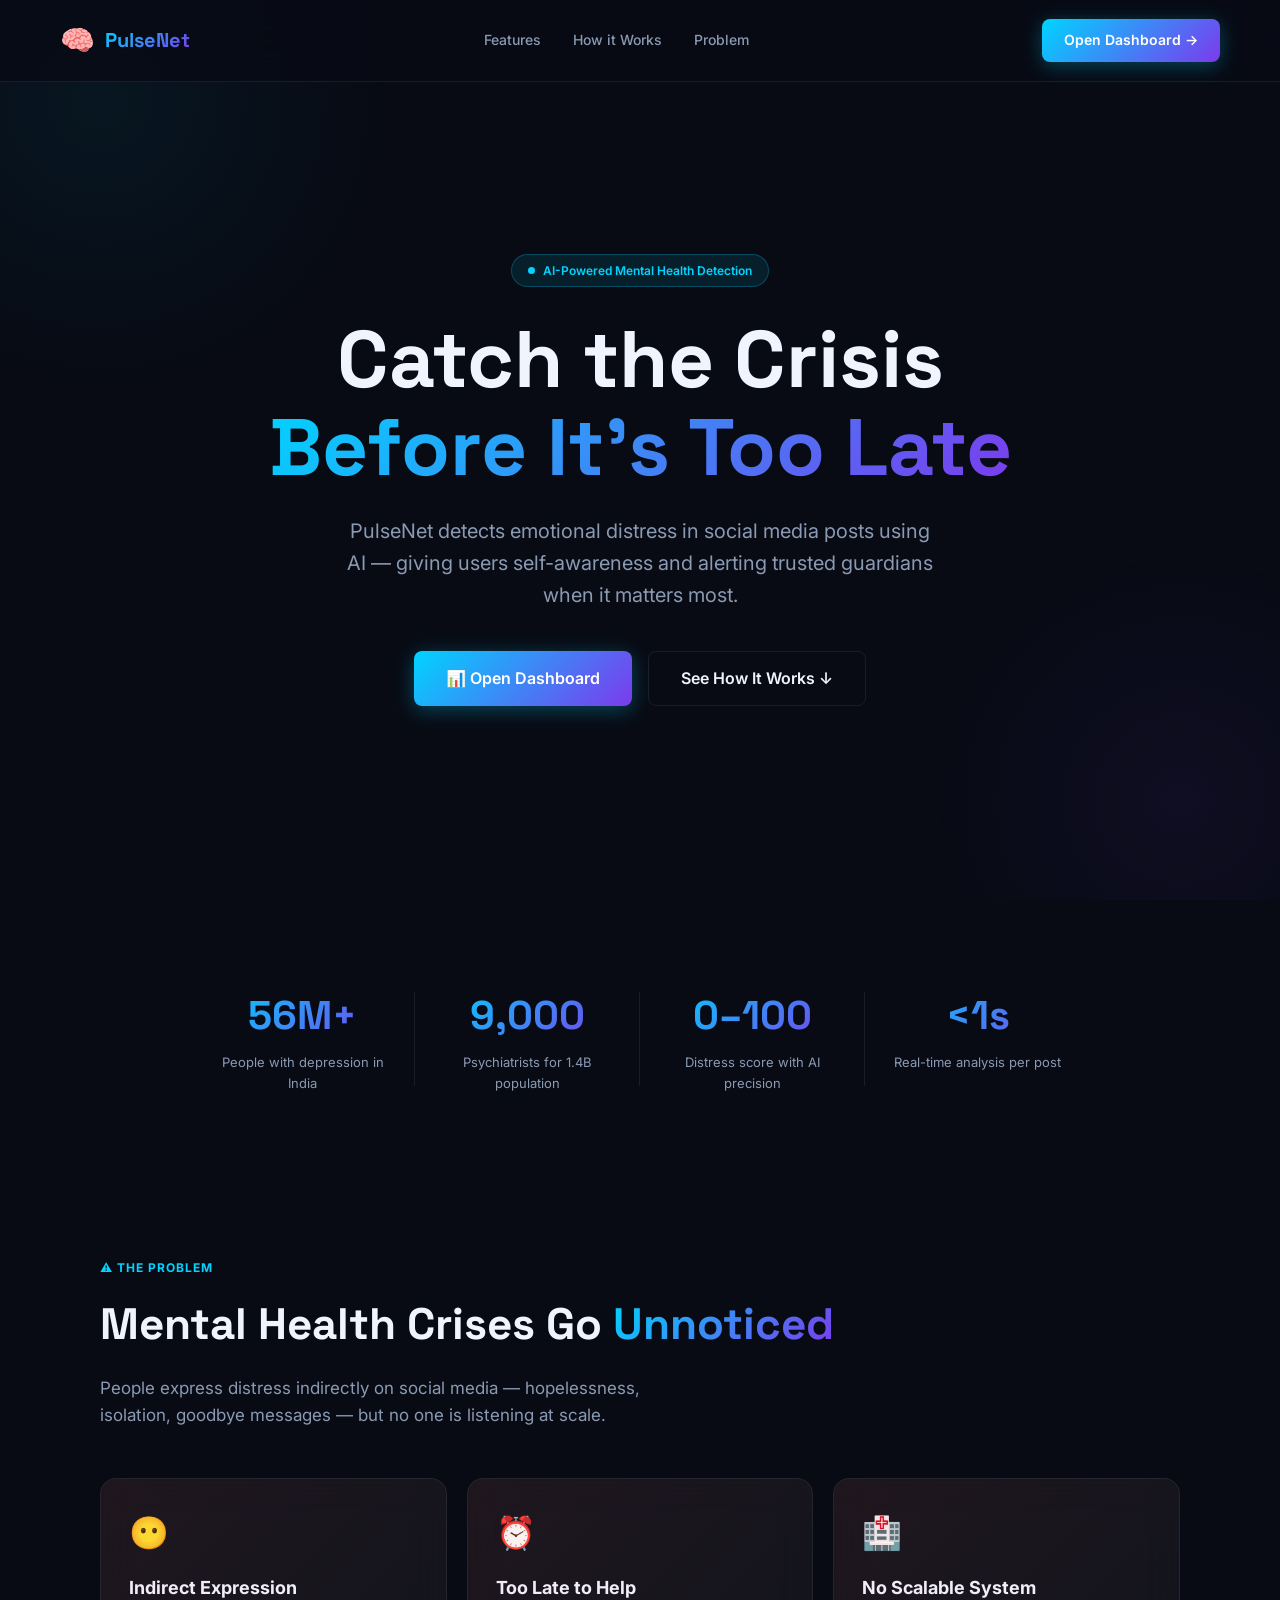
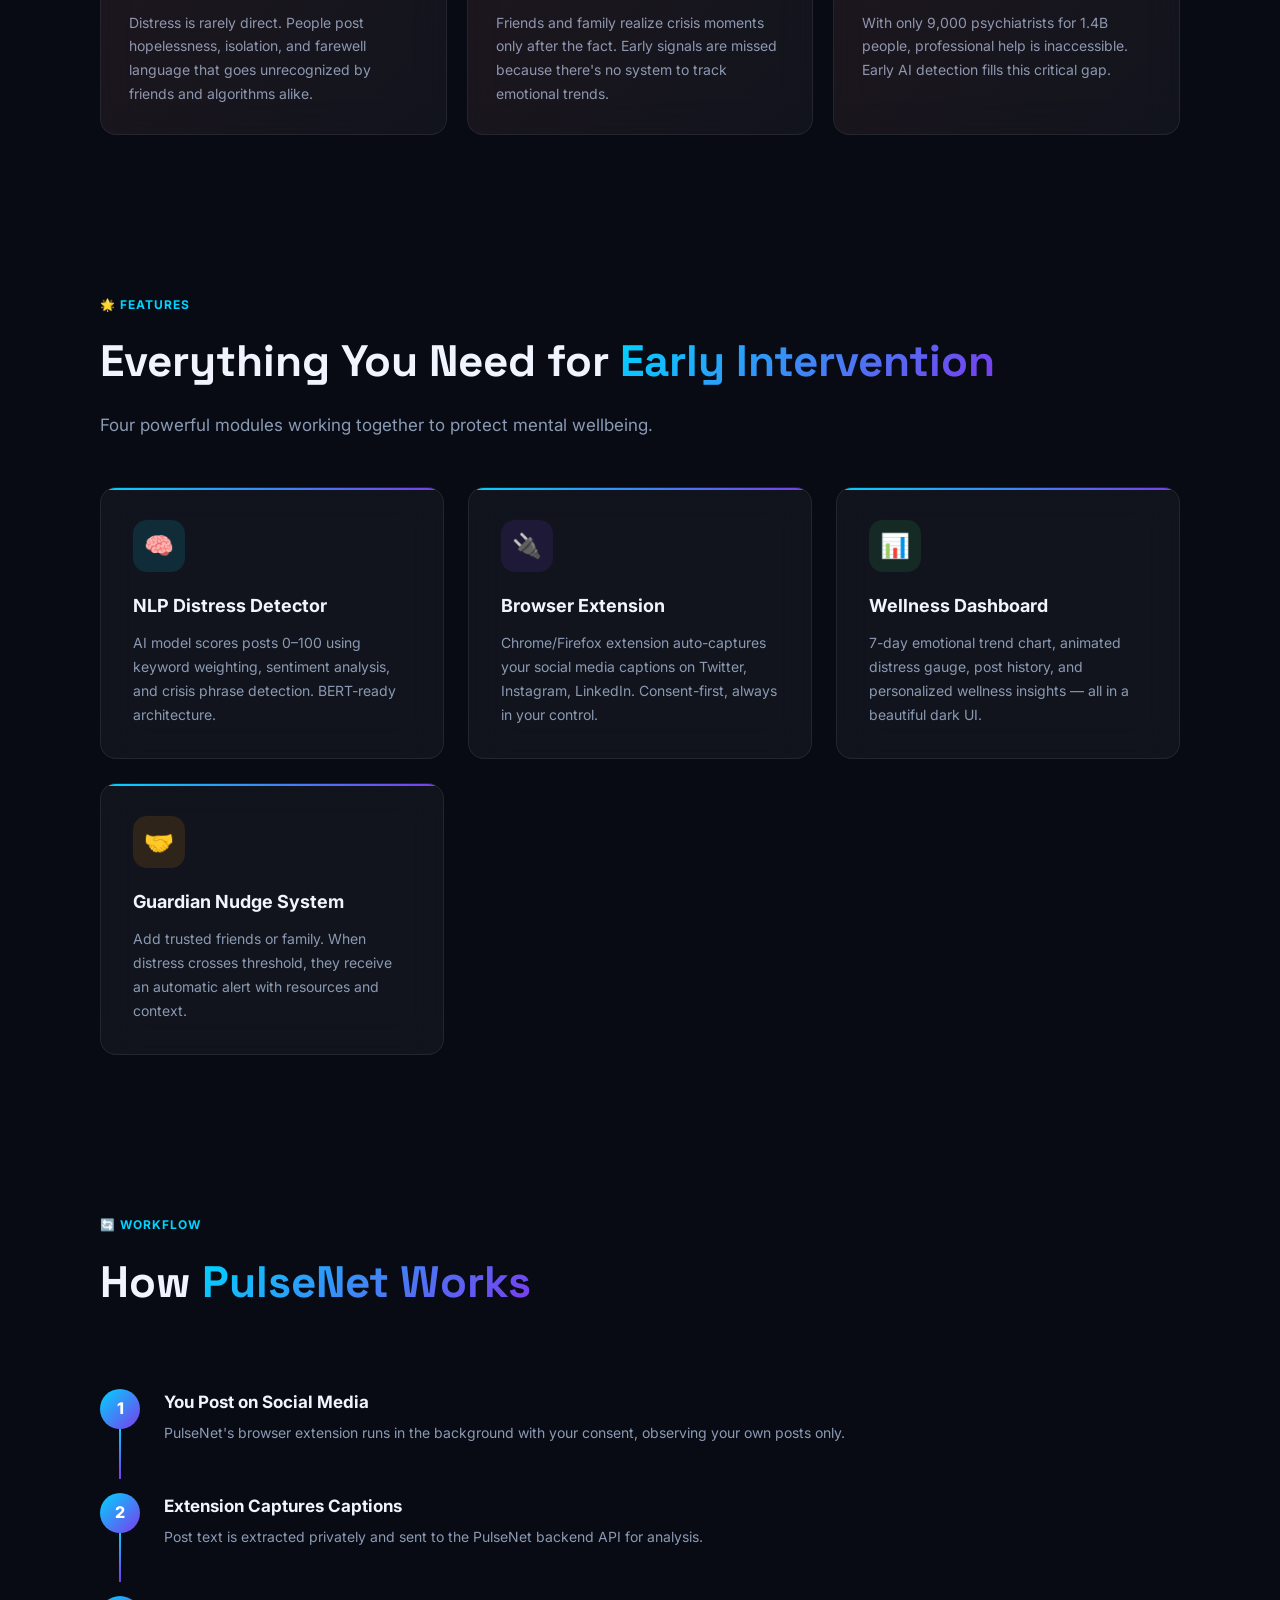
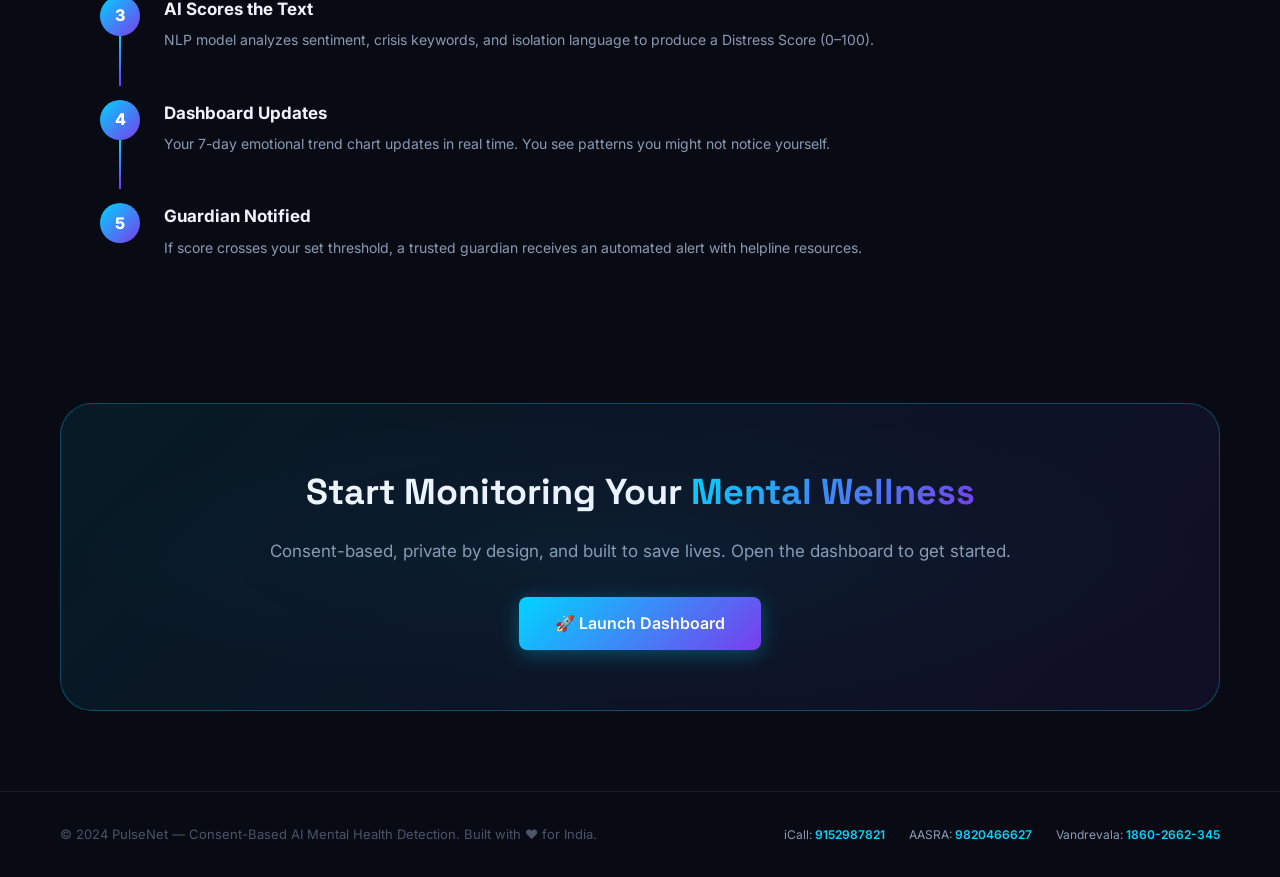
<file: frontend/index.html>
<!DOCTYPE html>
<html lang="en">
<head>
  <meta charset="UTF-8">
  <meta name="viewport" content="width=device-width, initial-scale=1.0">
  <meta name="description" content="PulseNet — Consent-based AI Mental Health Early Warning System. Detect emotional distress in social media posts before it becomes a crisis.">
  <title>PulseNet — AI Mental Health Early Warning System</title>
  <link rel="stylesheet" href="style.css">
  <style>
    /* ── Landing-specific styles ── */
    .nav {
      position: fixed; top: 0; left: 0; right: 0; z-index: 100;
      display: flex; align-items: center; justify-content: space-between;
      padding: 18px 60px;
      background: rgba(8,11,20,0.8); backdrop-filter: blur(20px);
      border-bottom: 1px solid var(--border);
    }
    .nav-logo { display: flex; align-items: center; gap: 10px; text-decoration: none; }
    .nav-logo-icon { font-size: 28px; }
    .nav-logo-text { font-family: 'Space Grotesk', sans-serif; font-size: 20px; font-weight: 700; }
    .nav-links { display: flex; align-items: center; gap: 32px; }
    .nav-links a { color: var(--text-secondary); text-decoration: none; font-size: 14px; font-weight: 500; transition: var(--transition); }
    .nav-links a:hover { color: var(--text-primary); }

    /* ── Hero ── */
    .hero {
      min-height: 100vh; display: flex; flex-direction: column;
      align-items: center; justify-content: center; text-align: center;
      padding: 120px 20px 60px; position: relative; z-index: 1;
    }
    .hero-badge {
      display: inline-flex; align-items: center; gap: 8px;
      background: rgba(0,212,255,0.1); border: 1px solid rgba(0,212,255,0.25);
      border-radius: 100px; padding: 6px 16px; font-size: 12px; font-weight: 600;
      color: var(--accent); margin-bottom: 28px; animation: fadeInUp 0.5s ease;
    }
    .pulse-dot { width: 7px; height: 7px; border-radius: 50%; background: var(--accent); animation: pulse-ring 1.5s infinite; }
    .hero h1 {
      font-family: 'Space Grotesk', sans-serif;
      font-size: clamp(40px, 7vw, 80px); font-weight: 700; line-height: 1.1;
      margin-bottom: 24px; animation: fadeInUp 0.6s ease 0.1s both;
    }
    .hero p {
      font-size: clamp(16px, 2vw, 20px); color: var(--text-secondary); max-width: 600px;
      margin: 0 auto 40px; animation: fadeInUp 0.6s ease 0.2s both;
    }
    .hero-cta { display: flex; gap: 16px; justify-content: center; flex-wrap: wrap; animation: fadeInUp 0.6s ease 0.3s both; }
    .hero-cta .btn { padding: 14px 32px; font-size: 16px; }

    /* ── Stats bar ── */
    .stats-bar {
      display: flex; gap: 0; justify-content: center; flex-wrap: wrap;
      margin: 60px auto; max-width: 900px;
    }
    .stat { flex: 1; min-width: 200px; text-align: center; padding: 24px; position: relative; }
    .stat::after { content: ''; position: absolute; right: 0; top: 20%; height: 60%; width: 1px; background: var(--border); }
    .stat:last-child::after { display: none; }
    .stat-num { font-family: 'Space Grotesk', sans-serif; font-size: 40px; font-weight: 700; }
    .stat-label { font-size: 13px; color: var(--text-secondary); margin-top: 4px; }

    /* ── Problem section ── */
    .section { padding: 80px 60px; position: relative; z-index: 1; max-width: 1200px; margin: 0 auto; }
    .section-label { font-size: 12px; font-weight: 700; text-transform: uppercase; letter-spacing: 1px; color: var(--accent); margin-bottom: 12px; }
    .section-title { font-family: 'Space Grotesk', sans-serif; font-size: clamp(28px, 4vw, 44px); font-weight: 700; margin-bottom: 16px; }
    .section-sub { color: var(--text-secondary); font-size: 17px; max-width: 560px; }

    /* ── Problem cards ── */
    .problem-grid { display: grid; grid-template-columns: repeat(auto-fit, minmax(280px, 1fr)); gap: 20px; margin-top: 48px; }
    .problem-card { padding: 28px; border-radius: var(--radius-md); position: relative; overflow: hidden; }
    .problem-card::before {
      content: ''; position: absolute; inset: 0; opacity: 0.06;
      background: linear-gradient(135deg, var(--crisis), transparent);
      pointer-events: none;
    }
    .problem-card .icon { font-size: 32px; margin-bottom: 16px; }
    .problem-card h3 { font-size: 18px; font-weight: 700; margin-bottom: 8px; }
    .problem-card p { font-size: 14px; color: var(--text-secondary); line-height: 1.7; }

    /* ── Feature cards ── */
    .features-grid { display: grid; grid-template-columns: repeat(auto-fit, minmax(260px, 1fr)); gap: 24px; margin-top: 48px; }
    .feature-card { padding: 32px; border-radius: var(--radius-md); position: relative; overflow: hidden; transition: var(--transition); }
    .feature-card:hover { transform: translateY(-4px); box-shadow: var(--shadow-glow); }
    .feature-card::before {
      content: ''; position: absolute; top: 0; left: 0; right: 0; height: 2px;
      background: var(--accent-grad);
    }
    .feature-icon { width: 52px; height: 52px; border-radius: 14px; display: flex; align-items: center; justify-content: center; font-size: 24px; margin-bottom: 20px; }
    .feature-icon.blue  { background: rgba(0,212,255,0.12);  }
    .feature-icon.purple{ background: rgba(124,58,237,0.12); }
    .feature-icon.green { background: rgba(52,199,89,0.12);  }
    .feature-icon.orange{ background: rgba(255,149,0,0.12);  }
    .feature-card h3 { font-size: 18px; font-weight: 700; margin-bottom: 10px; }
    .feature-card p { font-size: 14px; color: var(--text-secondary); line-height: 1.7; }

    /* ── Workflow ── */
    .workflow { display: flex; flex-direction: column; gap: 0; margin-top: 48px; }
    .workflow-step { display: flex; gap: 24px; align-items: flex-start; padding: 24px 0; position: relative; }
    .workflow-step::before {
      content: ''; position: absolute; left: 19px; top: 60px; bottom: -10px;
      width: 2px; background: linear-gradient(to bottom, var(--accent), var(--accent-2));
    }
    .workflow-step:last-child::before { display: none; }
    .step-num {
      width: 40px; height: 40px; border-radius: 50%; flex-shrink: 0;
      background: var(--accent-grad); display: flex; align-items: center; justify-content: center;
      font-size: 16px; font-weight: 800; color: #fff; position: relative; z-index: 1;
    }
    .step-content h3 { font-size: 17px; font-weight: 700; margin-bottom: 6px; }
    .step-content p { font-size: 14px; color: var(--text-secondary); }

    /* ── CTA Section ── */
    .cta-section {
      margin: 40px 60px 80px; padding: 60px;
      background: linear-gradient(135deg, rgba(0,212,255,0.08), rgba(124,58,237,0.08));
      border: 1px solid var(--border-glow); border-radius: var(--radius-xl);
      text-align: center; position: relative; z-index: 1; overflow: hidden;
    }
    .cta-section::before {
      content: ''; position: absolute; inset: 0;
      background: radial-gradient(ellipse at center, rgba(0,212,255,0.05), transparent 70%);
    }
    .cta-section h2 { font-family: 'Space Grotesk', sans-serif; font-size: 36px; font-weight: 700; margin-bottom: 16px; }
    .cta-section p { color: var(--text-secondary); font-size: 17px; margin-bottom: 32px; }

    /* ── Footer ── */
    footer {
      border-top: 1px solid var(--border); padding: 32px 60px;
      display: flex; align-items: center; justify-content: space-between;
      flex-wrap: wrap; gap: 16px; position: relative; z-index: 1;
    }
    footer p { font-size: 13px; color: var(--text-muted); }
    .helplines { display: flex; gap: 24px; flex-wrap: wrap; }
    .helpline { font-size: 12px; color: var(--text-secondary); }
    .helpline span { color: var(--accent); font-weight: 600; }

    @media (max-width: 768px) {
      .nav { padding: 14px 20px; }
      .nav-links { display: none; }
      .section { padding: 60px 20px; }
      .cta-section { margin: 20px; padding: 40px 24px; }
      footer { padding: 24px 20px; flex-direction: column; }
    }
  </style>
</head>
<body>
  <div class="bg-glow"></div>

  <!-- NAV -->
  <nav class="nav">
    <a class="nav-logo" href="index.html">
      <span class="nav-logo-icon">🧠</span>
      <span class="nav-logo-text gradient-text">PulseNet</span>
    </a>
    <div class="nav-links">
      <a href="#features">Features</a>
      <a href="#how-it-works">How it Works</a>
      <a href="#problem">Problem</a>
    </div>
    <a class="btn btn-primary" href="dashboard.html" id="openDashboard">Open Dashboard →</a>
  </nav>

  <!-- HERO -->
  <section class="hero">
    <div class="hero-badge"><span class="pulse-dot"></span>AI-Powered Mental Health Detection</div>
    <h1>Catch the Crisis<br><span class="gradient-text">Before It's Too Late</span></h1>
    <p>PulseNet detects emotional distress in social media posts using AI — giving users self-awareness and alerting trusted guardians when it matters most.</p>
    <div class="hero-cta">
      <a class="btn btn-primary" href="dashboard.html" id="heroDash">📊 Open Dashboard</a>
      <a class="btn btn-ghost" href="#how-it-works">See How It Works ↓</a>
    </div>
  </section>

  <!-- STATS -->
  <div class="stats-bar" style="position:relative;z-index:1;">
    <div class="stat"><div class="stat-num gradient-text">56M+</div><div class="stat-label">People with depression in India</div></div>
    <div class="stat"><div class="stat-num gradient-text">9,000</div><div class="stat-label">Psychiatrists for 1.4B population</div></div>
    <div class="stat"><div class="stat-num gradient-text">0–100</div><div class="stat-label">Distress score with AI precision</div></div>
    <div class="stat"><div class="stat-num gradient-text">&lt;1s</div><div class="stat-label">Real-time analysis per post</div></div>
  </div>

  <!-- PROBLEM -->
  <section class="section" id="problem">
    <div class="section-label">⚠️ The Problem</div>
    <h2 class="section-title">Mental Health Crises Go <span class="gradient-text">Unnoticed</span></h2>
    <p class="section-sub">People express distress indirectly on social media — hopelessness, isolation, goodbye messages — but no one is listening at scale.</p>
    <div class="problem-grid">
      <div class="problem-card card">
        <div class="icon">😶</div>
        <h3>Indirect Expression</h3>
        <p>Distress is rarely direct. People post hopelessness, isolation, and farewell language that goes unrecognized by friends and algorithms alike.</p>
      </div>
      <div class="problem-card card">
        <div class="icon">⏰</div>
        <h3>Too Late to Help</h3>
        <p>Friends and family realize crisis moments only after the fact. Early signals are missed because there's no system to track emotional trends.</p>
      </div>
      <div class="problem-card card">
        <div class="icon">🏥</div>
        <h3>No Scalable System</h3>
        <p>With only 9,000 psychiatrists for 1.4B people, professional help is inaccessible. Early AI detection fills this critical gap.</p>
      </div>
    </div>
  </section>

  <!-- FEATURES -->
  <section class="section" id="features">
    <div class="section-label">🌟 Features</div>
    <h2 class="section-title">Everything You Need for <span class="gradient-text">Early Intervention</span></h2>
    <p class="section-sub">Four powerful modules working together to protect mental wellbeing.</p>
    <div class="features-grid">
      <div class="feature-card card">
        <div class="feature-icon blue">🧠</div>
        <h3>NLP Distress Detector</h3>
        <p>AI model scores posts 0–100 using keyword weighting, sentiment analysis, and crisis phrase detection. BERT-ready architecture.</p>
      </div>
      <div class="feature-card card">
        <div class="feature-icon purple">🔌</div>
        <h3>Browser Extension</h3>
        <p>Chrome/Firefox extension auto-captures your social media captions on Twitter, Instagram, LinkedIn. Consent-first, always in your control.</p>
      </div>
      <div class="feature-card card">
        <div class="feature-icon green">📊</div>
        <h3>Wellness Dashboard</h3>
        <p>7-day emotional trend chart, animated distress gauge, post history, and personalized wellness insights — all in a beautiful dark UI.</p>
      </div>
      <div class="feature-card card">
        <div class="feature-icon orange">🤝</div>
        <h3>Guardian Nudge System</h3>
        <p>Add trusted friends or family. When distress crosses threshold, they receive an automatic alert with resources and context.</p>
      </div>
    </div>
  </section>

  <!-- HOW IT WORKS -->
  <section class="section" id="how-it-works">
    <div class="section-label">🔄 Workflow</div>
    <h2 class="section-title">How <span class="gradient-text">PulseNet Works</span></h2>
    <div class="workflow">
      <div class="workflow-step">
        <div class="step-num">1</div>
        <div class="step-content"><h3>You Post on Social Media</h3><p>PulseNet's browser extension runs in the background with your consent, observing your own posts only.</p></div>
      </div>
      <div class="workflow-step">
        <div class="step-num">2</div>
        <div class="step-content"><h3>Extension Captures Captions</h3><p>Post text is extracted privately and sent to the PulseNet backend API for analysis.</p></div>
      </div>
      <div class="workflow-step">
        <div class="step-num">3</div>
        <div class="step-content"><h3>AI Scores the Text</h3><p>NLP model analyzes sentiment, crisis keywords, and isolation language to produce a Distress Score (0–100).</p></div>
      </div>
      <div class="workflow-step">
        <div class="step-num">4</div>
        <div class="step-content"><h3>Dashboard Updates</h3><p>Your 7-day emotional trend chart updates in real time. You see patterns you might not notice yourself.</p></div>
      </div>
      <div class="workflow-step">
        <div class="step-num">5</div>
        <div class="step-content"><h3>Guardian Notified</h3><p>If score crosses your set threshold, a trusted guardian receives an automated alert with helpline resources.</p></div>
      </div>
    </div>
  </section>

  <!-- CTA -->
  <div class="cta-section">
    <h2>Start Monitoring Your <span class="gradient-text">Mental Wellness</span></h2>
    <p>Consent-based, private by design, and built to save lives. Open the dashboard to get started.</p>
    <a class="btn btn-primary" href="dashboard.html" style="font-size:16px;padding:14px 36px;" id="ctaDash">🚀 Launch Dashboard</a>
  </div>

  <!-- FOOTER -->
  <footer>
    <p>© 2024 PulseNet — Consent-Based AI Mental Health Detection. Built with ❤️ for India.</p>
    <div class="helplines">
      <div class="helpline">iCall: <span>9152987821</span></div>
      <div class="helpline">AASRA: <span>9820466627</span></div>
      <div class="helpline">Vandrevala: <span>1860-2662-345</span></div>
    </div>
  </footer>

  <script>
    // Animate stats on scroll
    const observer = new IntersectionObserver((entries) => {
      entries.forEach(e => { if (e.isIntersecting) e.target.classList.add('animate-in'); });
    }, { threshold: 0.1 });
    document.querySelectorAll('.problem-card,.feature-card,.workflow-step').forEach(el => observer.observe(el));
  </script>
</body>
</html>
</file>
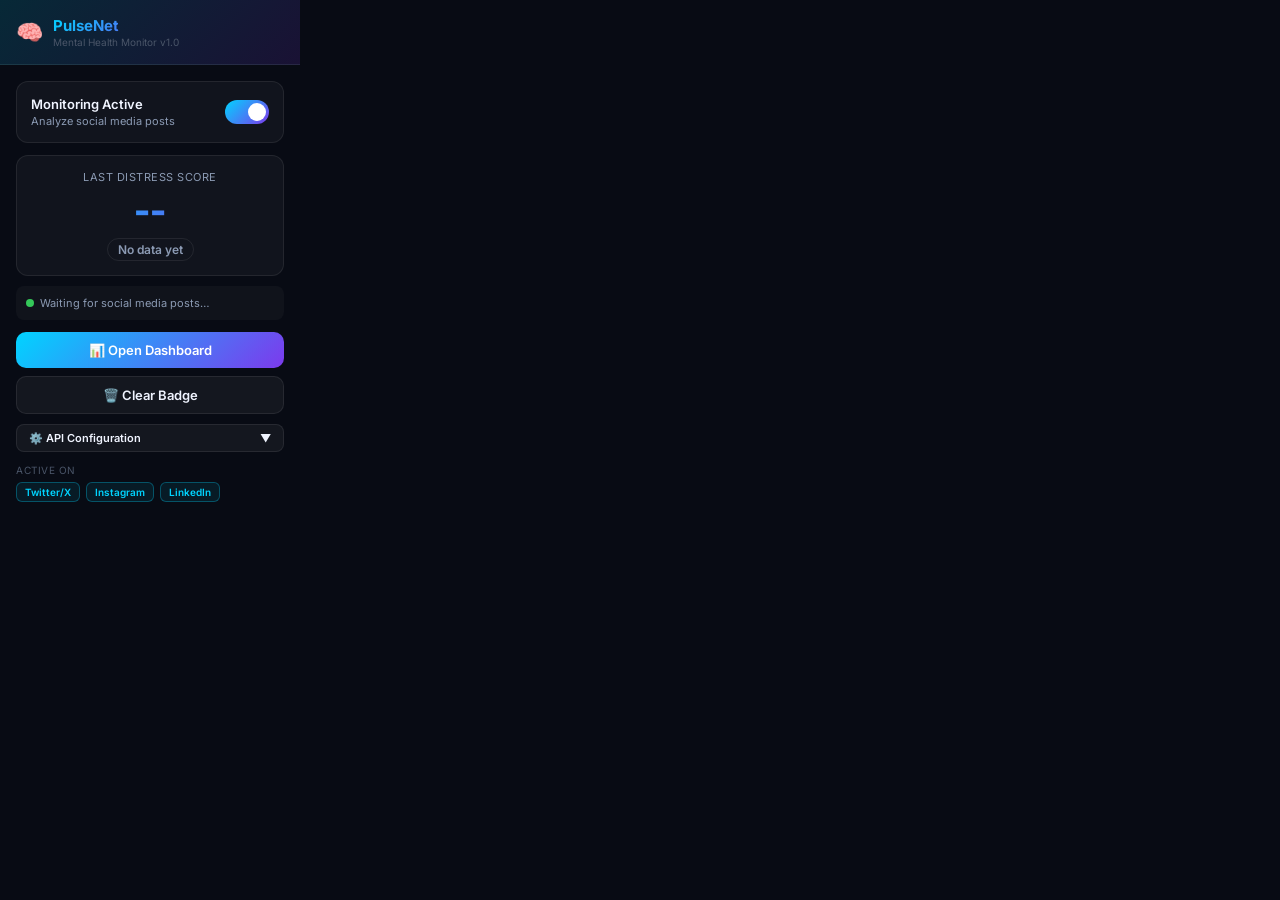
<file: extension/popup.html>
<!DOCTYPE html>
<html lang="en">
<head>
<meta charset="UTF-8">
<meta name="viewport" content="width=device-width, initial-scale=1.0">
<title>PulseNet Extension</title>
<style>
  @import url('https://fonts.googleapis.com/css2?family=Inter:wght@400;500;600;700&display=swap');
  *{margin:0;padding:0;box-sizing:border-box;}
  body{
    font-family:'Inter',sans-serif; background:#080b14; color:#F0F4FF;
    width:300px; padding:0; overflow:hidden;
  }
  .header{
    background:linear-gradient(135deg,rgba(0,212,255,0.15),rgba(124,58,237,0.15));
    border-bottom:1px solid rgba(255,255,255,0.08);
    padding:16px; display:flex; align-items:center; gap:10px;
  }
  .logo{font-size:22px;}
  .brand{font-size:15px;font-weight:700;background:linear-gradient(135deg,#00D4FF,#7C3AED);
    -webkit-background-clip:text;-webkit-text-fill-color:transparent;background-clip:text;}
  .version{font-size:10px;color:#4A5568;margin-top:1px;}

  .body{padding:16px;}

  /* Toggle */
  .toggle-row{display:flex;align-items:center;justify-content:space-between;
    background:rgba(255,255,255,0.04);border:1px solid rgba(255,255,255,0.08);
    border-radius:12px;padding:14px;}
  .toggle-label{font-size:13px;font-weight:600;}
  .toggle-sub{font-size:11px;color:#8B9AB3;margin-top:2px;}
  .switch{position:relative;width:44px;height:24px;flex-shrink:0;}
  .switch input{opacity:0;width:0;height:0;}
  .slider{position:absolute;inset:0;background:#1e2535;border-radius:24px;
    transition:.3s;cursor:pointer;}
  .slider::before{content:'';position:absolute;width:18px;height:18px;
    background:#8B9AB3;border-radius:50%;top:3px;left:3px;transition:.3s;}
  input:checked + .slider{background:linear-gradient(135deg,#00D4FF,#7C3AED);}
  input:checked + .slider::before{background:#fff;transform:translateX(20px);}

  /* Score card */
  .score-card{margin-top:12px;background:rgba(255,255,255,0.04);
    border:1px solid rgba(255,255,255,0.08);border-radius:12px;padding:14px;text-align:center;}
  .score-label{font-size:11px;color:#8B9AB3;text-transform:uppercase;letter-spacing:0.5px;}
  .score-value{font-size:36px;font-weight:800;margin:4px 0;
    background:linear-gradient(135deg,#00D4FF,#7C3AED);
    -webkit-background-clip:text;-webkit-text-fill-color:transparent;background-clip:text;}
  .score-cat{font-size:12px;font-weight:600;padding:3px 10px;border-radius:100px;
    display:inline-block;margin-top:2px;}

  /* Status */
  .status-row{margin-top:10px;display:flex;align-items:center;gap:6px;
    background:rgba(255,255,255,0.03);border-radius:8px;padding:10px;}
  .dot{width:8px;height:8px;border-radius:50%;background:#34C759;flex-shrink:0;
    animation:blink 2s ease-in-out infinite;}
  @keyframes blink{0%,100%{opacity:1;}50%{opacity:0.4;}}
  .dot.off{background:#4A5568;animation:none;}
  .status-text{font-size:11px;color:#8B9AB3;}

  /* Actions */
  .actions{margin-top:12px;display:flex;flex-direction:column;gap:8px;}
  .btn{display:flex;align-items:center;justify-content:center;gap:6px;
    padding:10px;border-radius:10px;font-family:inherit;font-size:13px;
    font-weight:600;cursor:pointer;border:none;transition:all .2s;text-decoration:none;}
  .btn-primary{background:linear-gradient(135deg,#00D4FF,#7C3AED);color:#fff;}
  .btn-primary:hover{opacity:0.9;transform:translateY(-1px);}
  .btn-ghost{background:rgba(255,255,255,0.05);color:#F0F4FF;border:1px solid rgba(255,255,255,0.08);}
  .btn-ghost:hover{background:rgba(255,255,255,0.1);}

  /* Sites */
  .sites{margin-top:12px;}
  .sites-label{font-size:10px;color:#4A5568;text-transform:uppercase;letter-spacing:.5px;margin-bottom:6px;}
  .site-tags{display:flex;gap:6px;flex-wrap:wrap;}
  .site-tag{font-size:10px;font-weight:600;padding:3px 8px;border-radius:6px;
    background:rgba(255,255,255,0.05);color:#8B9AB3;border:1px solid rgba(255,255,255,0.06);}
  .site-tag.active{color:#00D4FF;border-color:rgba(0,212,255,0.3);background:rgba(0,212,255,0.08);}
</style>
</head>
<body>
  <div class="header">
    <span class="logo">🧠</span>
    <div>
      <div class="brand">PulseNet</div>
      <div class="version">Mental Health Monitor v1.0</div>
    </div>
  </div>

  <div class="body">
    <div class="toggle-row">
      <div>
        <div class="toggle-label">Monitoring Active</div>
        <div class="toggle-sub">Analyze social media posts</div>
      </div>
      <label class="switch">
        <input type="checkbox" id="toggle" checked>
        <span class="slider"></span>
      </label>
    </div>

    <div class="score-card">
      <div class="score-label">Last Distress Score</div>
      <div class="score-value" id="scoreVal">--</div>
      <div class="score-cat" id="scoreCat" style="color:#8B9AB3;border:1px solid rgba(255,255,255,0.08);">No data yet</div>
    </div>

    <div class="status-row">
      <div class="dot" id="statusDot"></div>
      <span class="status-text" id="statusText">Waiting for social media posts…</span>
    </div>

    <div class="actions">
      <a class="btn btn-primary" id="dashBtn" href="#" target="_blank">📊 Open Dashboard</a>
      <button class="btn btn-ghost" id="clearBtn">🗑️ Clear Badge</button>
    </div>

    <!-- API Configuration Panel -->
    <div style="margin-top: 10px;">
      <button class="btn btn-ghost" id="settingsToggleBtn" style="width: 100%; justify-content: space-between; font-size: 11px; padding: 6px 12px; border-radius: 8px;">
        <span>⚙️ API Configuration</span>
        <span id="settingsArrow">▼</span>
      </button>
      <div id="settingsPanel" style="display: none; margin-top: 8px; padding: 12px; background: rgba(255,255,255,0.03); border: 1px solid rgba(255,255,255,0.06); border-radius: 10px; flex-direction: column; gap: 8px;">
        <label style="font-size: 10px; color: #8B9AB3; font-weight: 600; text-transform: uppercase; text-align: left; display: block;">Backend API URL</label>
        <input type="text" id="apiUrlInput" placeholder="http://localhost:5000/api" style="width: 100%; padding: 8px 10px; background: #121625; border: 1px solid rgba(255,255,255,0.08); border-radius: 6px; color: #F0F4FF; font-family: inherit; font-size: 11px; outline: none; transition: border-color 0.2s;">
        <button class="btn btn-primary" id="saveSettingsBtn" style="padding: 6px; font-size: 11px; border-radius: 6px; margin-top: 4px;">Save Config</button>
      </div>
    </div>

    <div class="sites">
      <div class="sites-label">Active on</div>
      <div class="site-tags">
        <span class="site-tag active" id="tag-twitter">Twitter/X</span>
        <span class="site-tag active" id="tag-instagram">Instagram</span>
        <span class="site-tag active" id="tag-linkedin">LinkedIn</span>
      </div>
    </div>
  </div>

<script src="popup.js"></script>
</body>
</html>
</file>
<file: frontend/style.css>
@import url('https://fonts.googleapis.com/css2?family=Inter:wght@300;400;500;600;700;800&family=Space+Grotesk:wght@400;500;600;700&display=swap');

/* ── Design Tokens ─────────────────────────────────────────────────────────── */
:root {
  --bg-primary:   #080b14;
  --bg-secondary: #0d1220;
  --bg-card:      rgba(255,255,255,0.04);
  --bg-card-hover:rgba(255,255,255,0.07);
  --border:       rgba(255,255,255,0.08);
  --border-glow:  rgba(0,212,255,0.3);

  --accent:       #00D4FF;
  --accent-2:     #7C3AED;
  --accent-grad:  linear-gradient(135deg, #00D4FF, #7C3AED);

  --healthy:      #34C759;
  --mild:         #FFCC00;
  --moderate:     #FF9500;
  --high:         #FF6B35;
  --crisis:       #FF3B30;

  --text-primary: #F0F4FF;
  --text-secondary:#8B9AB3;
  --text-muted:   #4A5568;

  --radius-sm:    8px;
  --radius-md:    16px;
  --radius-lg:    24px;
  --radius-xl:    32px;

  --shadow-glow:  0 0 40px rgba(0,212,255,0.15);
  --shadow-card:  0 8px 32px rgba(0,0,0,0.4);
  --transition:   all 0.3s cubic-bezier(0.4,0,0.2,1);
}

/* ── Reset ─────────────────────────────────────────────────────────────────── */
*, *::before, *::after { box-sizing: border-box; margin: 0; padding: 0; }
html { scroll-behavior: smooth; }
body {
  font-family: 'Inter', sans-serif;
  background: var(--bg-primary);
  color: var(--text-primary);
  line-height: 1.6;
  overflow-x: hidden;
  min-height: 100vh;
}

/* ── Scrollbar ─────────────────────────────────────────────────────────────── */
::-webkit-scrollbar { width: 6px; }
::-webkit-scrollbar-track { background: var(--bg-secondary); }
::-webkit-scrollbar-thumb { background: var(--accent-2); border-radius: 3px; }

/* ── Glass Card ────────────────────────────────────────────────────────────── */
.card {
  background: var(--bg-card);
  border: 1px solid var(--border);
  border-radius: var(--radius-md);
  backdrop-filter: blur(20px);
  -webkit-backdrop-filter: blur(20px);
  transition: var(--transition);
}
.card:hover { background: var(--bg-card-hover); border-color: var(--border-glow); }

/* ── Buttons ────────────────────────────────────────────────────────────────── */
.btn {
  display: inline-flex; align-items: center; gap: 8px;
  padding: 10px 22px; border-radius: var(--radius-sm);
  font-family: inherit; font-size: 14px; font-weight: 600;
  cursor: pointer; border: none; transition: var(--transition);
  text-decoration: none; white-space: nowrap;
}
.btn-primary {
  background: var(--accent-grad); color: #fff;
  box-shadow: 0 4px 20px rgba(0,212,255,0.3);
}
.btn-primary:hover { transform: translateY(-2px); box-shadow: 0 8px 30px rgba(0,212,255,0.45); }
.btn-ghost {
  background: transparent; color: var(--text-primary);
  border: 1px solid var(--border);
}
.btn-ghost:hover { background: var(--bg-card-hover); border-color: var(--accent); color: var(--accent); }
.btn-danger {
  background: rgba(255,59,48,0.15); color: var(--crisis);
  border: 1px solid rgba(255,59,48,0.3);
}
.btn-danger:hover { background: rgba(255,59,48,0.25); }
.btn-sm { padding: 6px 14px; font-size: 12px; }

/* ── Inputs ─────────────────────────────────────────────────────────────────── */
.input, .textarea, .select {
  background: rgba(255,255,255,0.05);
  border: 1px solid var(--border);
  border-radius: var(--radius-sm);
  color: var(--text-primary);
  font-family: inherit; font-size: 14px;
  padding: 10px 14px;
  width: 100%;
  transition: var(--transition);
  outline: none;
}
.input:focus, .textarea:focus, .select:focus {
  border-color: var(--accent);
  box-shadow: 0 0 0 3px rgba(0,212,255,0.1);
}
.textarea { resize: vertical; min-height: 100px; }
.select option { background: var(--bg-secondary); }

/* ── Badge ──────────────────────────────────────────────────────────────────── */
.badge {
  display: inline-flex; align-items: center; gap: 4px;
  padding: 3px 10px; border-radius: 100px; font-size: 11px; font-weight: 700;
}
.badge-healthy  { background: rgba(52,199,89,0.15);  color: var(--healthy);  border:1px solid rgba(52,199,89,0.3);  }
.badge-mild     { background: rgba(255,204,0,0.15);  color: var(--mild);    border:1px solid rgba(255,204,0,0.3);  }
.badge-moderate { background: rgba(255,149,0,0.15);  color: var(--moderate); border:1px solid rgba(255,149,0,0.3);  }
.badge-high     { background: rgba(255,107,53,0.15); color: var(--high);    border:1px solid rgba(255,107,53,0.3); }
.badge-crisis   { background: rgba(255,59,48,0.15);  color: var(--crisis);  border:1px solid rgba(255,59,48,0.3);  }

/* ── Gradient Text ──────────────────────────────────────────────────────────── */
.gradient-text {
  background: var(--accent-grad);
  -webkit-background-clip: text;
  -webkit-text-fill-color: transparent;
  background-clip: text;
}

/* ── Animated Glow BG ───────────────────────────────────────────────────────── */
.bg-glow {
  position: fixed; inset: 0; pointer-events: none; z-index: 0;
  overflow: hidden;
}
.bg-glow::before {
  content: ''; position: absolute;
  width: 600px; height: 600px; border-radius: 50%;
  background: radial-gradient(circle, rgba(0,212,255,0.06) 0%, transparent 70%);
  top: -200px; left: -200px;
  animation: drift1 12s ease-in-out infinite alternate;
}
.bg-glow::after {
  content: ''; position: absolute;
  width: 500px; height: 500px; border-radius: 50%;
  background: radial-gradient(circle, rgba(124,58,237,0.07) 0%, transparent 70%);
  bottom: -150px; right: -150px;
  animation: drift2 10s ease-in-out infinite alternate;
}
@keyframes drift1 { from { transform: translate(0,0); } to { transform: translate(80px,60px); } }
@keyframes drift2 { from { transform: translate(0,0); } to { transform: translate(-60px,-80px); } }

/* ── Pulse Animation ────────────────────────────────────────────────────────── */
@keyframes pulse-ring {
  0%   { transform: scale(1); opacity: 0.8; }
  50%  { transform: scale(1.05); opacity: 1; }
  100% { transform: scale(1); opacity: 0.8; }
}
@keyframes fadeInUp {
  from { opacity: 0; transform: translateY(20px); }
  to   { opacity: 1; transform: translateY(0); }
}
@keyframes shimmer {
  0%   { background-position: -200% center; }
  100% { background-position: 200% center; }
}
.animate-in { animation: fadeInUp 0.5s ease forwards; }

/* ── Score Colors Utility ───────────────────────────────────────────────────── */
.score-healthy  { color: var(--healthy); }
.score-mild     { color: var(--mild); }
.score-moderate { color: var(--moderate); }
.score-high     { color: var(--high); }
.score-crisis   { color: var(--crisis); }

/* ── Tooltip ────────────────────────────────────────────────────────────────── */
.tooltip-wrap { position: relative; display: inline-flex; }
.tooltip-wrap:hover .tooltip { opacity: 1; transform: translateY(-4px); }
.tooltip {
  position: absolute; bottom: calc(100% + 8px); left: 50%; transform: translateX(-50%);
  background: var(--bg-secondary); border: 1px solid var(--border);
  color: var(--text-primary); font-size: 12px; white-space: nowrap;
  padding: 5px 10px; border-radius: 6px;
  opacity: 0; transition: var(--transition); pointer-events: none; z-index: 99;
}

/* ── Divider ────────────────────────────────────────────────────────────────── */
.divider { height: 1px; background: var(--border); margin: 20px 0; }

/* ── Notification dot ───────────────────────────────────────────────────────── */
.notif-dot {
  width: 8px; height: 8px; border-radius: 50%;
  background: var(--crisis); display: inline-block;
  animation: pulse-ring 1.5s ease-in-out infinite;
}

/* ── Loading Spinner ────────────────────────────────────────────────────────── */
.spinner {
  width: 18px; height: 18px; border-radius: 50%;
  border: 2px solid rgba(255,255,255,0.1);
  border-top-color: var(--accent);
  animation: spin 0.7s linear infinite;
  display: inline-block;
}
@keyframes spin { to { transform: rotate(360deg); } }
</file>
